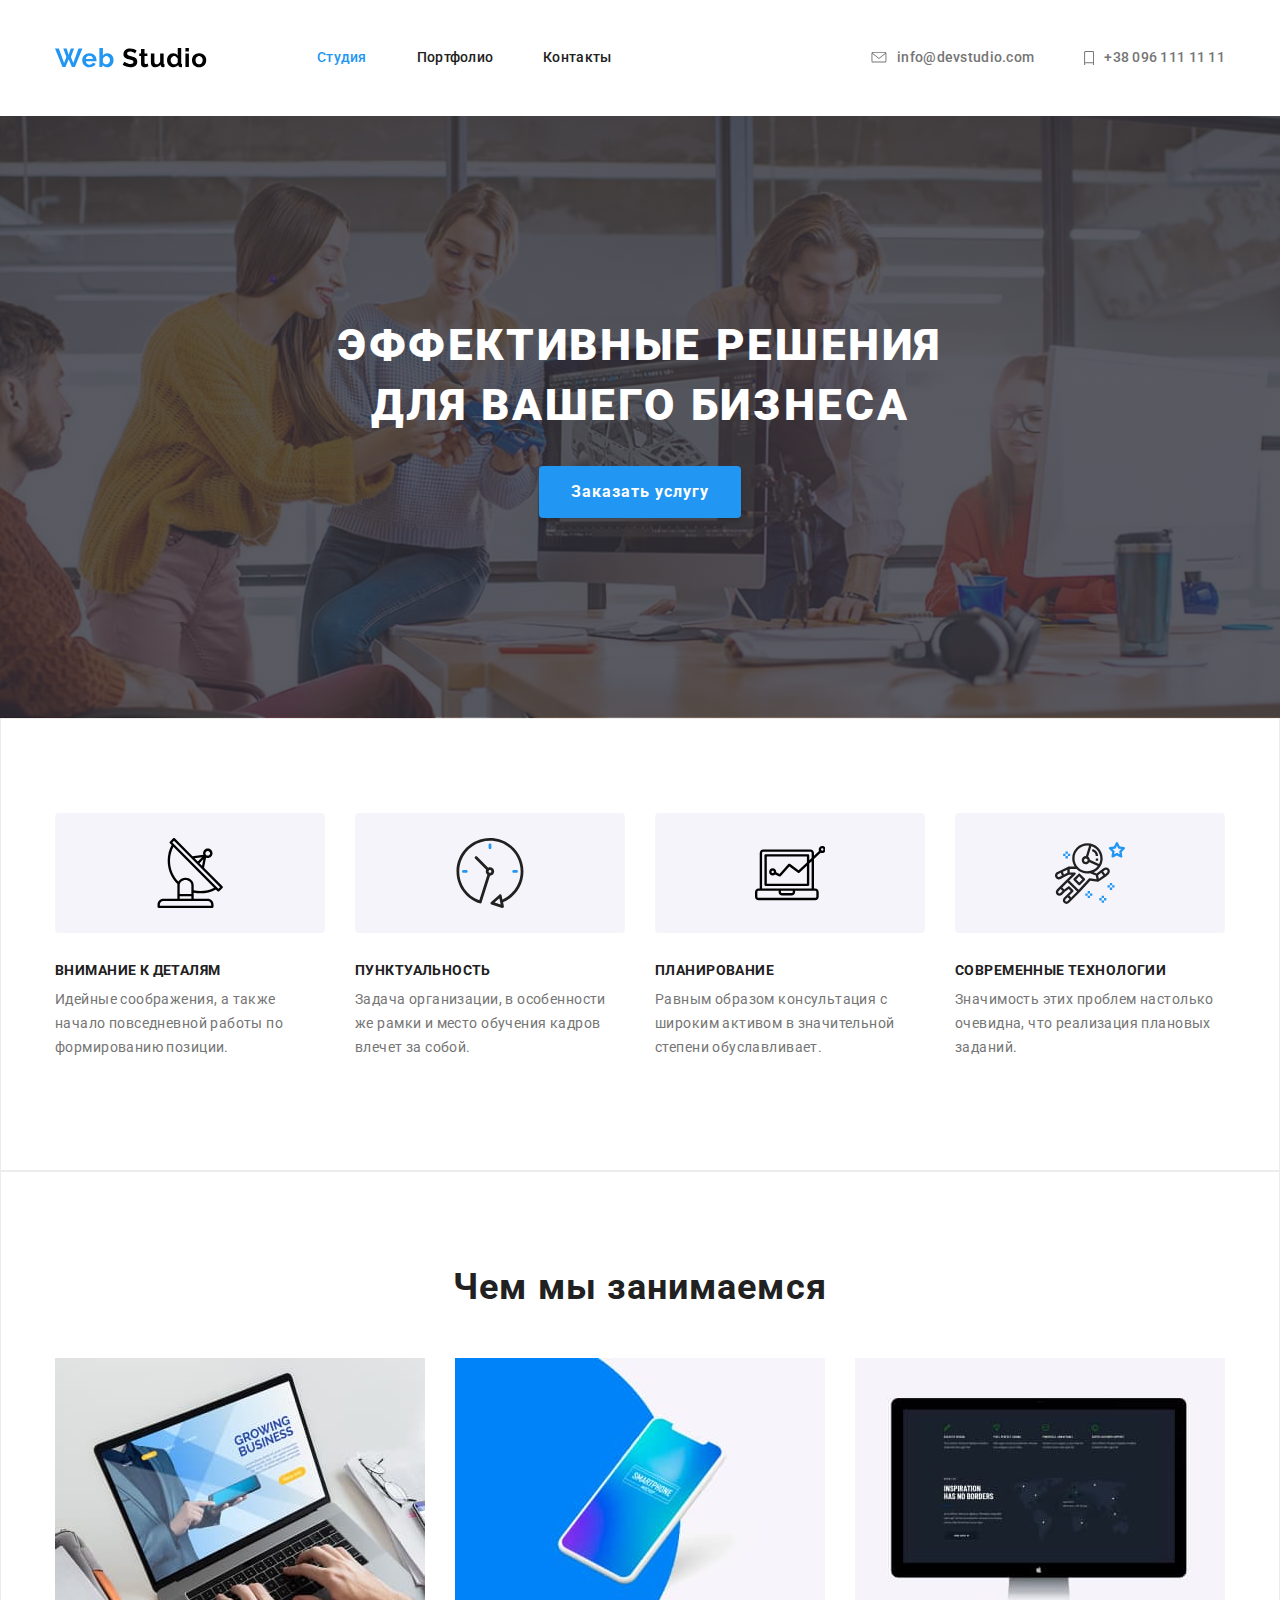
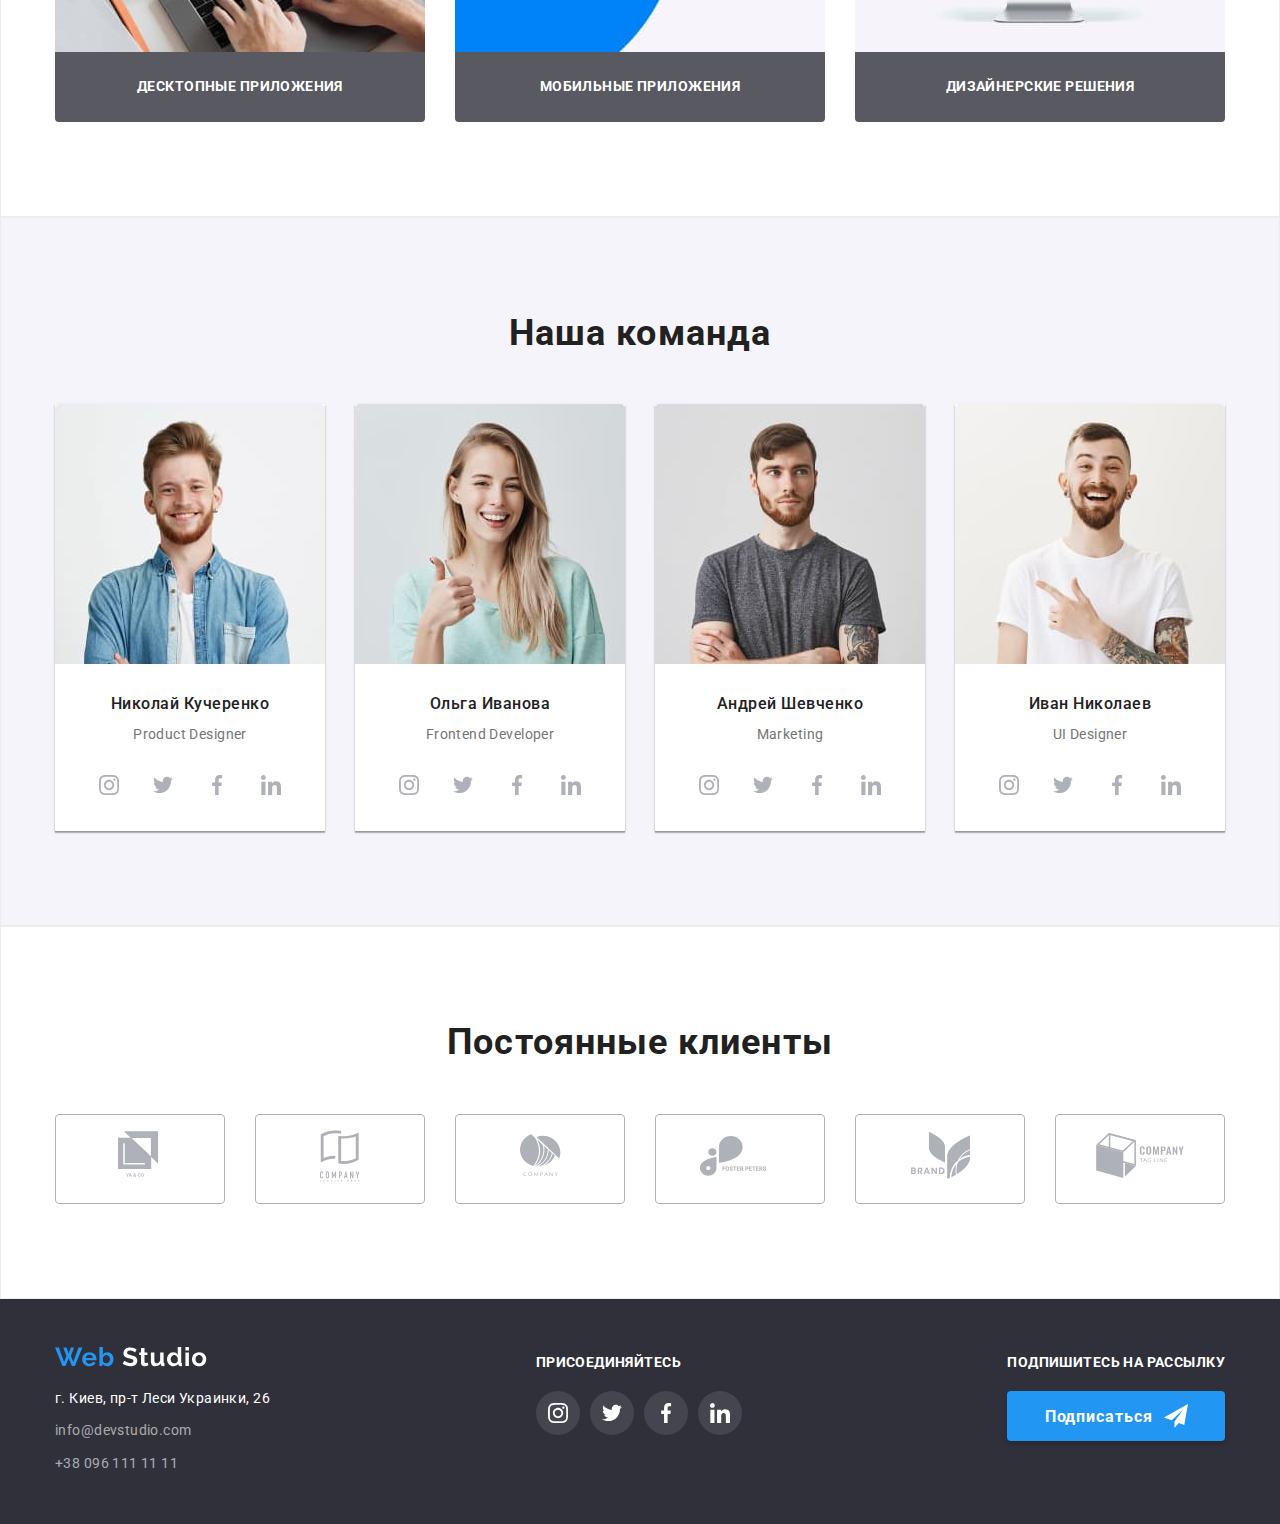
<file: index.html>
<!DOCTYPE html>
<html lang="ru">
  <head>
    <meta charset="UTF-8" />
    <meta name="format-detection" content="telephone=no" />
    <meta
      name="viewport"
      content="width=device-width, initial-scale=1.0, maximum-scale=1.0, user-scalable=no, shrink-to-fit=no"
    />
    <meta http-equiv="X-UA-Compatible" content="ie=edge" />
    <title>hw3-БЭМ</title>
    <link
      href="https://fonts.googleapis.com/css2?family=Raleway&family=Roboto:wght@300;400;500;700&display=swap"
      rel="stylesheet"
    />
    <link rel="stylesheet" href="css/style.css" />
  </head>
  <body>
    <header class="header">
      <div class="container">
        <ul class="header__items">
          <li class="header__item header__item-logo">
            <a href="" class="logo">
              <img src="./img/logo.svg" alt="Web Studio" />
            </a>
          </li>
          <li class="header__item header__item-nav">
            <nav class="nav">
              <ul class="nav__items">
                <li class="nav__item">
                  <a href="index.html" class="nav__link--current">Студия</a>
                </li>
                <li class="nav__item">
                  <a href="portfolio.html" class="nav__link">Портфолио</a>
                </li>
                <li class="nav__item">
                  <a href="" class="nav__link">Контакты</a>
                </li>
              </ul>
            </nav>
          </li>
          <li class="header__item">
            <ul class="header-list">
              <li class="list__item">
                <a class="list__link" href="mailto:info@devstudio.com">
                  <svg class="list__link-icon--email" width="16" height="11.2">
                    <use xlink:href="./img/symbol-defs.svg#icon-email"></use>
                  </svg>
                  <span class="list__item-text">info@devstudio.com</span>
                </a>
              </li>
              <li class="list__item">
                <a class="list__link" href="tel:+380961111111">
                  <svg class="list__link-icon--phone" width="10" height="14.94">
                    <use xlink:href="./img/symbol-defs.svg#icon-phone"></use>
                  </svg>
                  <span class="list__item-text">+38 096 111 11 11</span>
                </a>
              </li>
            </ul>
          </li>
        </ul>
      </div>
    </header>

    <main class="layout">
      <section class="layout__sect-hero">
        <div class="container hero">
          <h1 class="hero__title">
            Эффективные решения для вашего бизнеса
          </h1>
          <a href="#" class="hero__link">Заказать услугу</a>
        </div>
      </section>

      <section class="layout__sect">
        <div class="container">
          <ul class="container__items">
            <li class="container__item">
              <div class="img">
                <svg class="container__icon" width="70" height="70">
                  <use xlink:href="./img/symbol-defs.svg#icon-antenna-1"></use>
                </svg>
              </div>
              <p class="container__title">Внимание к деталям</p>
              <p class="container__text">
                Идейные соображения, а также начало повседневной работы по
                формированию позиции.
              </p>
            </li>
            <li class="container__item">
              <div class="img">
                <svg class="container__icon" width="70" height="70">
                  <use xlink:href="./img/symbol-defs.svg#icon-clock"></use>
                </svg>
              </div>
              <p class="container__title">Пунктуальность</p>
              <p class="container__text">
                Задача организации, в особенности же рамки и место обучения
                кадров влечет за собой.
              </p>
            </li>
            <li class="container__item">
              <div class="img">
                <svg class="container__icon" width="70" height="70">
                  <use xlink:href="./img/symbol-defs.svg#icon-diagram"></use>
                </svg>
              </div>
              <p class="container__title">Планирование</p>
              <p class="container__text">
                Равным образом консультация с широким активом в значительной
                степени обуславливает.
              </p>
            </li>
            <li class="container__item">
              <div class="img">
                <svg class="container__icon" width="70" height="70">
                  <use xlink:href="./img/symbol-defs.svg#icon-astronaut"></use>
                </svg>
              </div>
              <p class="container__title">Современные технологии</p>
              <p class="container__text">
                Значимость этих проблем настолько очевидна, что реализация
                плановых заданий.
              </p>
            </li>
          </ul>
        </div>
      </section>

      <section class="layout__sect">
        <div class="container">
          <h2 class="container__title-main">Чем мы занимаемся</h2>
          <ul class="container__items">
            <li class="container__item">
              <div class="container__item__img">
                <img
                  src="./img/nout.jpg"
                  alt="ноутбук"
                  width="370"
                  height="294"
                  class="pic"
                />
              </div>
              <h3 class="container__title-second">Десктопные приложения</h3>
            </li>
            <li class="container__item">
              <div class="container__item__img">
                <img
                  src="./img/iphone.jpg"
                  alt="айфон"
                  width="370"
                  height="294"
                  class="pic"
                />
              </div>
              <h3 class="container__title-second">Мобильные приложения</h3>
            </li>
            <li class="container__item">
              <div class="container__item__img">
                <img
                  src="./img/mac.jpg"
                  alt="аймак"
                  width="370"
                  height="294"
                  class="pic"
                />
              </div>
              <h3 class="container__title-second">Дизайнерские решения</h3>
            </li>
          </ul>
        </div>
      </section>

      <section class="layout__sect layout__sect-bacground">
        <div class="container">
          <h2 class="container__title-main">Наша команда</h2>
          <ul class="container__items">
            <li class="container__item container__item-card">
              <div class="container__item-card__img">
                <img
                  src="./img/john.jpg"
                  alt="фото Николая"
                  width="270"
                  height="260"
                  class="photo"
                />
              </div>
              <div class="container-information">
                <h3 class="container__title-name">Николай Кучеренко</h3>
                <p class="container__text-name">Product Designer</p>
                <ul class="socialmedia">
                  <li class="socialmedia__item">
                    <a href="" aria-label="Instagram" class="socialmedia__link">
                      <svg class="socialmedia-icon" width="20" height="20">
                        <use
                          xlink:href="./img/symbol-defs.svg#icon-instagram"
                        ></use>
                      </svg>
                    </a>
                  </li>

                  <li class="socialmedia__item">
                    <a href="" aria-label="Twitter" class="socialmedia__link">
                      <svg class="socialmedia-icon" width="20" height="20">
                        <use
                          xlink:href="./img/symbol-defs.svg#icon-twitter"
                        ></use>
                      </svg>
                    </a>
                  </li>

                  <li class="socialmedia__item">
                    <a href="" aria-label="Facebook" class="socialmedia__link">
                      <svg class="socialmedia-icon" width="20" height="20">
                        <use
                          xlink:href="./img/symbol-defs.svg#icon-facebook"
                        ></use>
                      </svg>
                    </a>
                  </li>

                  <li class="socialmedia__item">
                    <a href="" aria-label="LinkedIn" class="socialmedia__link">
                      <svg class="socialmedia-icon" width="20" height="20">
                        <use
                          xlink:href="./img/symbol-defs.svg#icon-linkedin"
                        ></use>
                      </svg>
                    </a>
                  </li>
                </ul>
              </div>
            </li>

            <li class="container__item container__item-card">
              <div class="container__item-card__img">
                <img
                  src="./img/marta.jpg"
                  alt="фото Ольги"
                  width="270"
                  height="260"
                  class="photo"
                />
              </div>
              <div class="container-information">
                <h3 class="container__title-name">Ольга Иванова</h3>
                <p class="container__text-name">Frontend Developer</p>
                <ul class="socialmedia">
                  <li class="socialmedia__item">
                    <a href="" aria-label="Instagram" class="socialmedia__link">
                      <svg class="socialmedia-icon" width="20" height="20">
                        <use
                          xlink:href="./img/symbol-defs.svg#icon-instagram"
                        ></use>
                      </svg>
                    </a>
                  </li>

                  <li class="socialmedia__item">
                    <a href="" aria-label="Twitter" class="socialmedia__link">
                      <svg class="socialmedia-icon" width="20" height="20">
                        <use
                          xlink:href="./img/symbol-defs.svg#icon-twitter"
                        ></use>
                      </svg>
                    </a>
                  </li>

                  <li class="socialmedia__item">
                    <a href="" aria-label="Facebook" class="socialmedia__link">
                      <svg class="socialmedia-icon" width="20" height="20">
                        <use
                          xlink:href="./img/symbol-defs.svg#icon-facebook"
                        ></use>
                      </svg>
                    </a>
                  </li>

                  <li class="socialmedia__item">
                    <a href="" aria-label="LinkedIn" class="socialmedia__link">
                      <svg class="socialmedia-icon" width="20" height="20">
                        <use
                          xlink:href="./img/symbol-defs.svg#icon-linkedin"
                        ></use>
                      </svg>
                    </a>
                  </li>
                </ul>
              </div>
            </li>

            <li class="container__item container__item-card">
              <div class="container__item-card__img">
                <img
                  src="./img/robert.jpg"
                  alt="фото Андрея"
                  width="270"
                  height="260"
                  class="photo"
                />
              </div>
              <div class="container-information">
                <h3 class="container__title-name">Андрей Шевченко</h3>
                <p class="container__text-name">Marketing</p>
                <ul class="socialmedia">
                  <li class="socialmedia__item">
                    <a href="" aria-label="Instagram" class="socialmedia__link">
                      <svg class="socialmedia-icon" width="20" height="20">
                        <use
                          xlink:href="./img/symbol-defs.svg#icon-instagram"
                        ></use>
                      </svg>
                    </a>
                  </li>

                  <li class="socialmedia__item">
                    <a href="" aria-label="Twitter" class="socialmedia__link">
                      <svg class="socialmedia-icon" width="20" height="20">
                        <use
                          xlink:href="./img/symbol-defs.svg#icon-twitter"
                        ></use>
                      </svg>
                    </a>
                  </li>

                  <li class="socialmedia__item">
                    <a href="" aria-label="Facebook" class="socialmedia__link">
                      <svg class="socialmedia-icon" width="20" height="20">
                        <use
                          xlink:href="./img/symbol-defs.svg#icon-facebook"
                        ></use>
                      </svg>
                    </a>
                  </li>

                  <li class="socialmedia__item">
                    <a href="" aria-label="LinkedIn" class="socialmedia__link">
                      <svg class="socialmedia-icon" width="20" height="20">
                        <use
                          xlink:href="./img/symbol-defs.svg#icon-linkedin"
                        ></use>
                      </svg>
                    </a>
                  </li>
                </ul>
              </div>
            </li>

            <li class="container__item container__item-card">
              <div class="container__item-card__img">
                <img
                  src="./img/martin.jpg"
                  alt="фото Ивана"
                  width="270"
                  height="260"
                  class="photo"
                />
              </div>
              <div class="container-information">
                <h3 class="container__title-name">Иван Николаев</h3>
                <p class="container__text-name">UI Designer</p>
                <ul class="socialmedia">
                  <li class="socialmedia__item">
                    <a href="" aria-label="Instagram" class="socialmedia__link">
                      <svg class="socialmedia-icon" width="20" height="20">
                        <use
                          xlink:href="./img/symbol-defs.svg#icon-instagram"
                        ></use>
                      </svg>
                    </a>
                  </li>

                  <li class="socialmedia__item">
                    <a href="" aria-label="Twitter" class="socialmedia__link">
                      <svg class="socialmedia-icon" width="20" height="20">
                        <use
                          xlink:href="./img/symbol-defs.svg#icon-twitter"
                        ></use>
                      </svg>
                    </a>
                  </li>

                  <li class="socialmedia__item">
                    <a href="" aria-label="Facebook" class="socialmedia__link">
                      <svg class="socialmedia-icon" width="20" height="20">
                        <use
                          xlink:href="./img/symbol-defs.svg#icon-facebook"
                        ></use>
                      </svg>
                    </a>
                  </li>

                  <li class="socialmedia__item">
                    <a href="" aria-label="LinkedIn" class="socialmedia__link">
                      <svg class="socialmedia-icon" width="20" height="20">
                        <use
                          xlink:href="./img/symbol-defs.svg#icon-linkedin"
                        ></use>
                      </svg>
                    </a>
                  </li>
                </ul>
              </div>
            </li>
          </ul>
        </div>
      </section>

      <section class="layout__sect">
        <div class="container">
          <h3 class="container__title-main">Постоянные клиенты</h3>
          <ul class="container__items container__items-company">
            <li class="container__item container__item-company">
              <a href="" class="container__link container__link-company">
                <div class="container__img">
                  <svg class="container__icon" width="44.27" height="49.23">
                    <use xlink:href="./img/symbol-defs.svg#icon-company1"></use>
                  </svg></div
              ></a>
            </li>
            <li class="container__item container__item-company">
              <a href="" class="container__link container__link-company">
                <div class="container__img">
                  <svg class="container__icon" width="40" height="52">
                    <use xlink:href="./img/symbol-defs.svg#icon-company2"></use>
                  </svg></div
              ></a>
            </li>
            <li class="container__item container__item-company">
              <a href="" class="container__link container__link-company">
                <div class="container__img">
                  <svg class="container__icon" width="41" height="42.6">
                    <use xlink:href="./img/symbol-defs.svg#icon-company3"></use>
                  </svg></div
              ></a>
            </li>
            <li class="container__item container__item-company">
              <a href="" class="container__link container__link-company">
                <div class="container__img">
                  <svg class="container__icon" width="79.66" height="42.02">
                    <use xlink:href="./img/symbol-defs.svg#icon-company4"></use>
                  </svg></div
              ></a>
            </li>
            <li class="container__item container__item-company">
              <a href="" class="container__link container__link-company">
                <div class="container__img">
                  <svg class="container__icon" width="59" height="47">
                    <use xlink:href="./img/symbol-defs.svg#icon-company5"></use>
                  </svg></div
              ></a>
            </li>
            <li class="container__item container__item-company">
              <a href="" class="container__link container__link-company">
                <div class="container__img">
                  <svg class="container__icon" width="88.48" height="45.44">
                    <use xlink:href="./img/symbol-defs.svg#icon-company6"></use>
                  </svg></div
              ></a>
            </li>
          </ul>
        </div>
      </section>
    </main>

    <footer class="footer">
      <div class="container container-footer">
        <div class="footer__flex">
          <div class="footer__item">
            <a href="#" class="logo logo-footer">
              <img src="./img/logo-foot.svg" alt="Web Studio" />
            </a>
            <address class="address">
              <span class="address__text">г. Киев, пр-т Леси Украинки, 26</span>
            </address>
            <a href="mailto:info@devstudio.com" class="footer__email"
              >info@devstudio.com</a
            >
            <a href="tel:+380961111111" class="footer__phone"
              >+38 096 111 11 11</a
            >
          </div>
          <div class="footer__item join">
            <b class="join__text"> Присоединяйтесь </b>
            <ul class="socialmedia">
              <li class="socialmedia__item">
                <a
                  href=""
                  aria-label="Instagram"
                  class="socialmedia__link second"
                >
                  <svg class="socialmedia-icon" width="20" height="20">
                    <use
                      xlink:href="./img/symbol-defs.svg#icon-instagram"
                    ></use>
                  </svg>
                </a>
              </li>

              <li class="socialmedia__item">
                <a
                  href=""
                  aria-label="Twitter"
                  class="socialmedia__link second"
                >
                  <svg class="socialmedia-icon" width="20" height="20">
                    <use xlink:href="./img/symbol-defs.svg#icon-twitter"></use>
                  </svg>
                </a>
              </li>

              <li class="socialmedia__item">
                <a
                  href=""
                  aria-label="Facebook"
                  class="socialmedia__link second"
                >
                  <svg class="socialmedia-icon" width="20" height="20">
                    <use xlink:href="./img/symbol-defs.svg#icon-facebook"></use>
                  </svg>
                </a>
              </li>

              <li class="socialmedia__item">
                <a
                  href=""
                  aria-label="LinkedIn"
                  class="socialmedia__link second"
                >
                  <svg class="socialmedia-icon" width="20" height="20">
                    <use xlink:href="./img/symbol-defs.svg#icon-linkedin"></use>
                  </svg>
                </a>
              </li>
            </ul>
          </div>
          <div class="footer__item">
            <b class="subscribe__text">Подпишитесь на рассылку</b>
            <div class="footer__button">
              <a href="" class="button"
                >Подписаться
                <svg class="footer__button-icon" width="24" height="24">
                  <use
                    xlink:href="./img/symbol-defs.svg#icon-icon-send"
                  ></use></svg
              ></a>
            </div>
          </div>
        </div>
      </div>
      <!-- Авторские права -->
      <!-- <div class="signature">
        <p class="signature__text">2020 | Developed by GoIT Students</p>
      </div> -->
    </footer>
  </body>
</html>
</file>
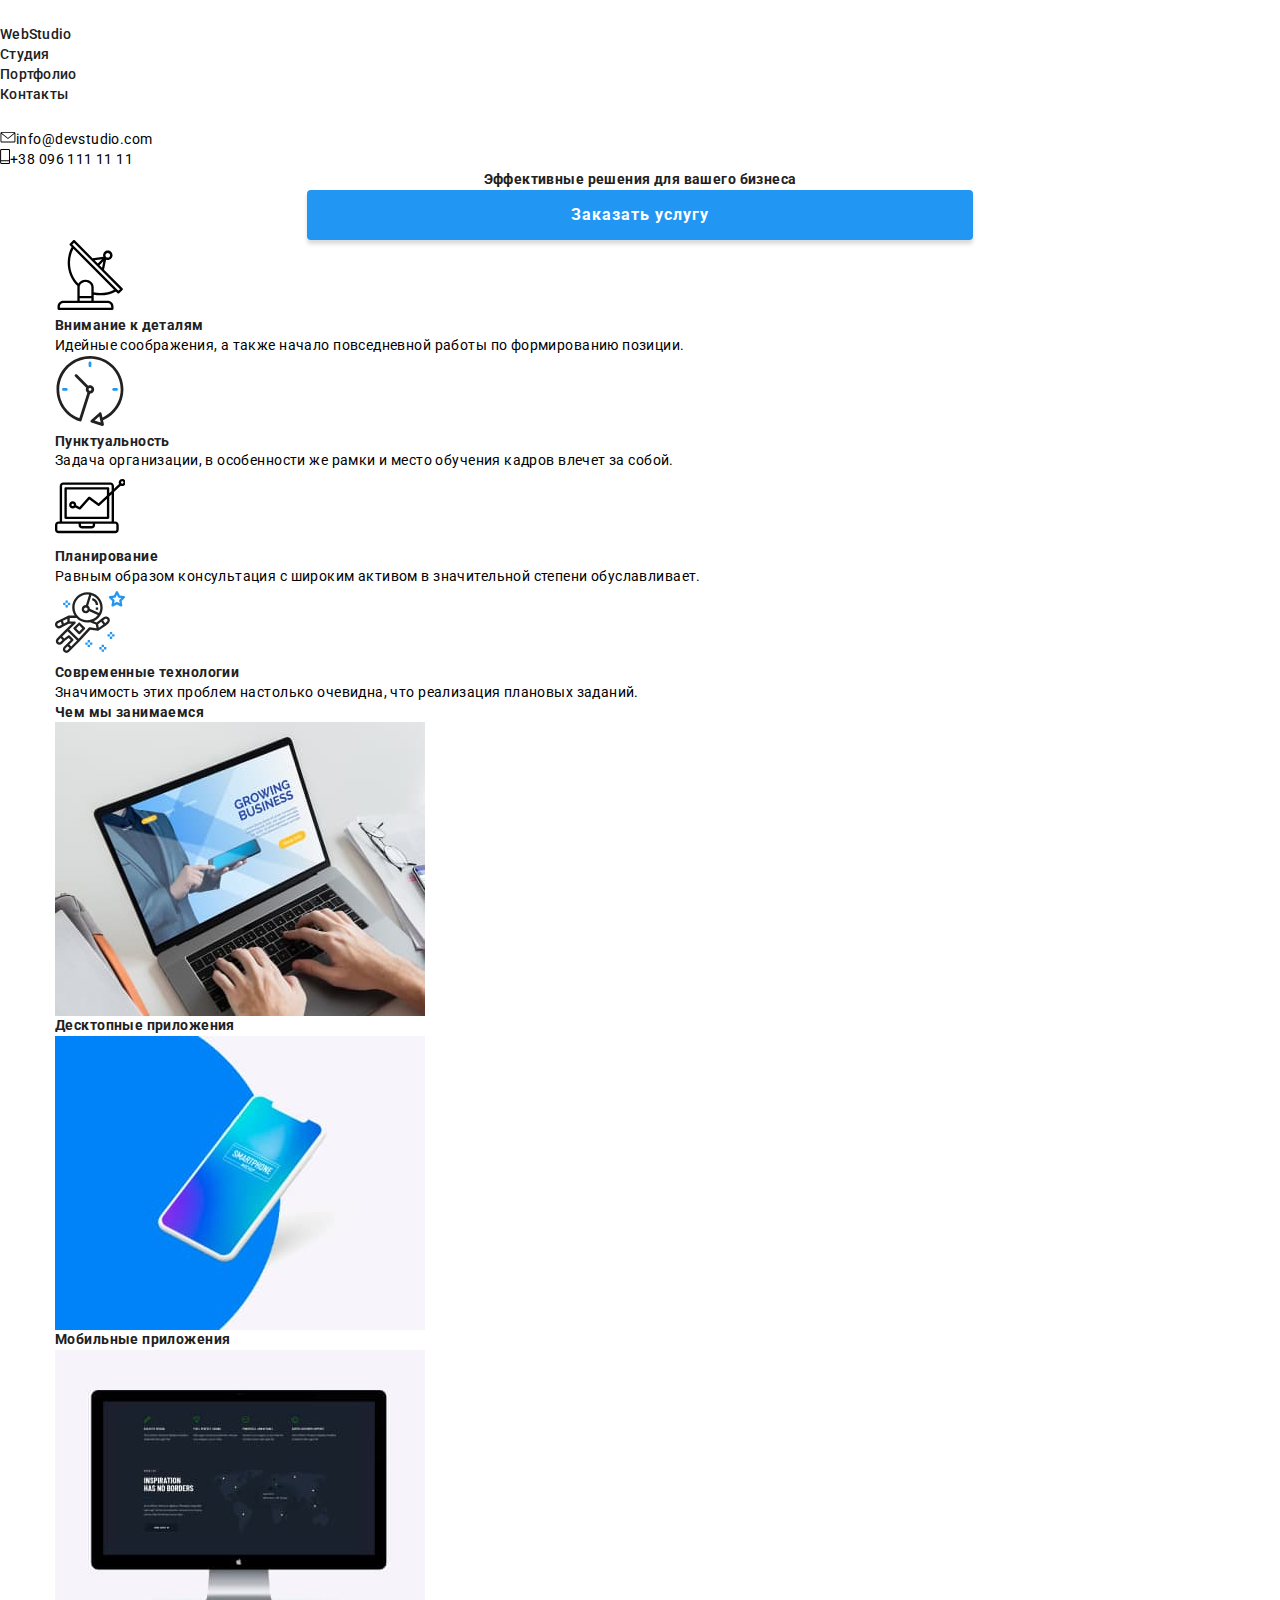
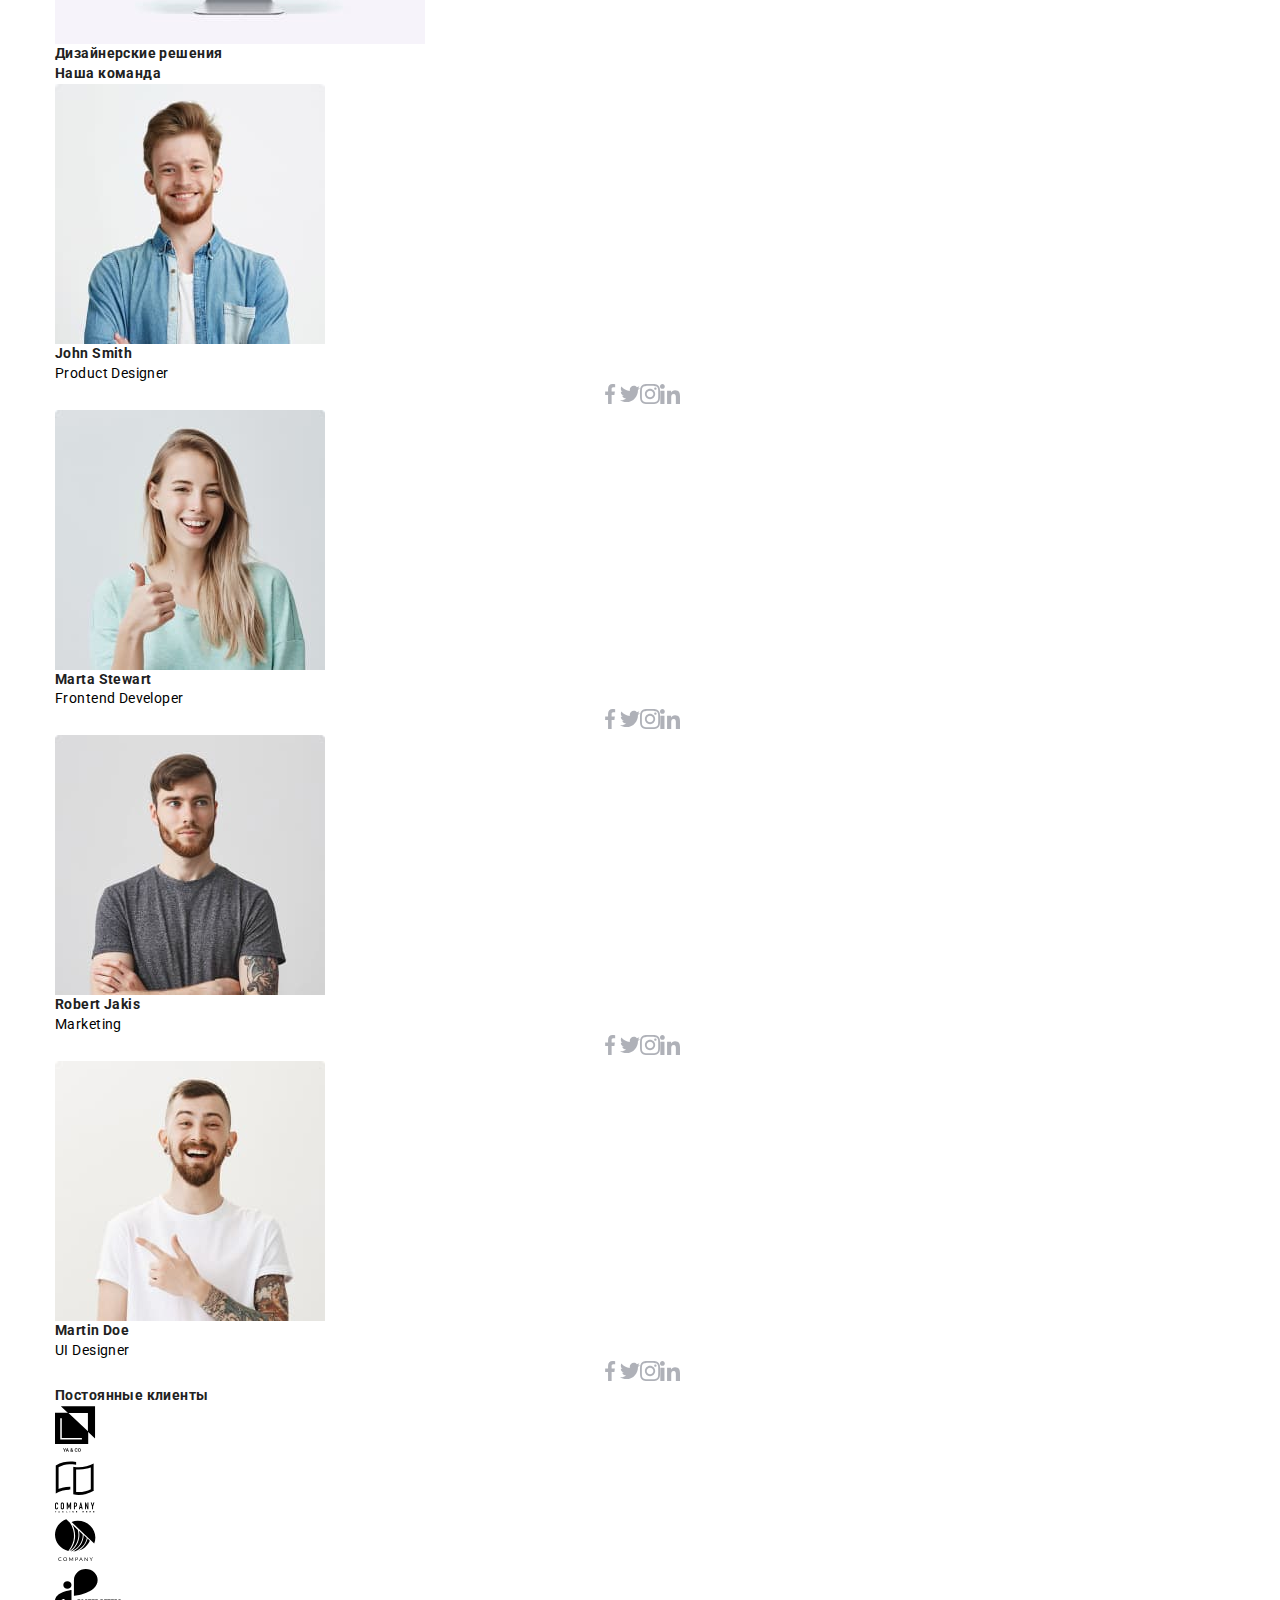
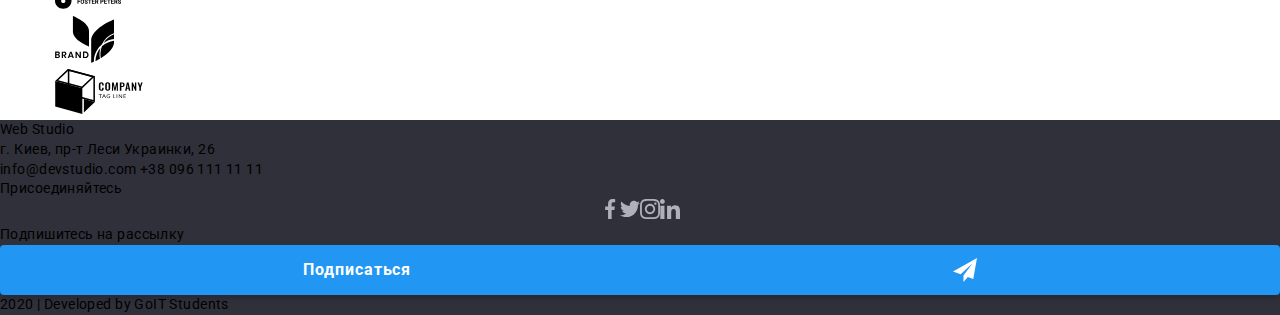
<file: index4.html>
<!DOCTYPE html>
<html lang="ru">
  <head>
    <meta charset="UTF-8" />
    <meta name="viewport" content="width=device-width, initial-scale=1.0" />
    <title>hw4</title>
    <link
      href="https://fonts.googleapis.com/css2?family=Raleway:wght@700&family=Roboto:wght@400;500;700;900&display=swap"
      rel="stylesheet"
    />
    <link
      rel="stylesheet"
      href="https://cdnjs.cloudflare.com/ajax/libs/modern-normalize/0.6.0/modern-normalize.min.css"
    />
    <link rel="stylesheet" href="./css/style.css" />
  </head>
  <!-- Тело -->
  <body>
    <header class="header">
      <!-- Хедер -->
      <div class="header-container">
        <nav class="nav">
          <!-- Логотип -->
          <a href="./index.html" class="logo"
            >Web<span class="logo-part-nav">Studio</span></a
          >
          <!-- Навигация шапки -->
          <ul class="site-nav">
            <li class="item">
              <a href="" class="link current">Студия</a>
            </li>
            <li class="item">
              <a href="./portfolio.html" class="link">Портфолио</a>
            </li>
            <li class="item"><a href="" class="link">Контакты</a></li>
          </ul>
        </nav>
        <ul class="contact-nav">
          <li class="item">
            <a class="link mailto" href="mailto:info@devstudio.com">
              <svg class="icon-email" width="16" height="11.2">
                <use href="./img/symbol-defs.svg#icon-email"></use></svg
              >info@devstudio.com</a
            >
          </li>
          <li class="item">
            <a class="link tel" href="tel:+380961111111">
              <svg class="icon-email" width="10" height="14.94">
                <use href="./img/symbol-defs.svg#icon-phone"></use></svg
              >+38 096 111 11 11</a
            >
          </li>
        </ul>
      </div>
    </header>
    <!-- Главный контейнер -->
    <main>
      <!-- Герой -->
      <section class="section hero">
        <div class="container hero">
          <h1 class="hero-title">Эффективные решения для вашего бизнеса</h1>
          <a href="" class="button"> Заказать услугу </a>
        </div>
      </section>
      <!-- Секция Наши преимущества-->
      <section class="section">
        <div class="container">
          <!-- <h2 class="section-title">Наши преимущества</h2> -->
          <ul class="features">
            <li class="item">
              <div class="features-list-img">
                <svg class="icon-features" width="70" height="70">
                  <use href="./img/symbol-defs.svg#icon-antenna-1"></use>
                </svg>
              </div>
              <h3 class="features-title">Внимание к деталям</h3>
              <p class="features-text">
                Идейные соображения, а также начало повседневной работы по
                формированию позиции.
              </p>
            </li>
            <li class="item">
              <div class="features-list-img">
                <svg class="icon-features" width="70" height="70">
                  <use href="./img/symbol-defs.svg#icon-clock"></use>
                </svg>
              </div>
              <h3 class="features-title">Пунктуальность</h3>
              <p class="features-text">
                Задача организации, в особенности же рамки и место обучения
                кадров влечет за собой.
              </p>
            </li>
            <li class="item">
              <div class="features-list-img">
                <svg class="icon-features" width="70" height="70">
                  <use href="./img/symbol-defs.svg#icon-diagram"></use>
                </svg>
              </div>
              <h3 class="features-title">Планирование</h3>
              <p class="features-text">
                Равным образом консультация с широким активом в значительной
                степени обуславливает.
              </p>
            </li>
            <li class="item">
              <div class="features-list-img">
                <svg class="icon-features" width="70" height="70">
                  <use href="./img/symbol-defs.svg#icon-astronaut"></use>
                </svg>
              </div>
              <h3 class="features-title">Современные технологии</h3>
              <p class="features-text">
                Значимость этих проблем настолько очевидна, что реализация
                плановых заданий.
              </p>
            </li>
          </ul>
        </div>
      </section>
      <!-- Секция Чем мы занимаемся -->
      <section class="section work">
        <div class="container">
          <h2 class="section-title">Чем мы занимаемся</h2>
          <ul class="work-list">
            <li class="item">
              <img
                src="./img/nout.jpg"
                alt="ноутбук"
                width="370"
                height="294"
                class="work-pic"
              />
              <h3 class="work-title">Десктопные приложения</h3>
            </li>
            <li class="item">
              <img
                src="./img/iphone.jpg"
                alt="айфон"
                width="370"
                height="294"
                class="work-pic"
              />
              <h3 class="work-title">Мобильные приложения</h3>
            </li>
            <li class="item">
              <img
                src="./img/mac.jpg"
                alt="аймак"
                width="370"
                height="294"
                class="work-pic"
              />
              <h3 class="work-title">Дизайнерские решения</h3>
            </li>
          </ul>
        </div>
      </section>
      <!-- Секция Наша команда -->
      <section class="section team">
        <div class="container">
          <h2 class="section-title">Наша команда</h2>
          <ul class="team-list">
            <li class="item">
              <img
                src="./img/john.jpg"
                alt="фото Джона"
                width="270"
                height="260"
                class="team-pic"
              />
              <div class="team-content-container">
                <h3 class="title">John Smith</h3>
                <p class="speciality">Product Designer</p>
                <ul class="socialmedia">
                  <li class="social-link-li">
                    <a href="" aria-label="Facebook" class="social-link">
                      <svg class="socialmedia-icon" width="20" height="20">
                        <use
                          href="./img/symbol-defs.svg#icon-facebook"
                        ></use></svg
                    ></a>
                  </li>
                  <li class="social-link-li">
                    <a href="" aria-label="Twitter" class="social-link">
                      <svg class="socialmedia-icon" width="20" height="20">
                        <use
                          href="./img/symbol-defs.svg#icon-twitter"
                        ></use></svg
                    ></a>
                  </li>
                  <li class="social-link-li">
                    <a href="" aria-label="Instagram" class="social-link">
                      <svg class="socialmedia-icon" width="20" height="20">
                        <use
                          href="./img/symbol-defs.svg#icon-instagram"
                        ></use></svg
                    ></a>
                  </li>
                  <li class="social-link-li">
                    <a href="" aria-label="LinkedIn" class="social-link">
                      <svg class="socialmedia-icon" width="20" height="20">
                        <use
                          href="./img/symbol-defs.svg#icon-linkedin"
                        ></use></svg
                    ></a>
                  </li>
                </ul>
              </div>
            </li>
            <li class="item">
              <img
                src="./img/marta.jpg"
                alt="фото Марты"
                width="270"
                height="260"
                class="team-pic"
              />
              <div class="team-content-container">
                <h3 class="title">Marta Stewart</h3>
                <p class="speciality">Frontend Developer</p>
                <ul class="socialmedia">
                  <li class="social-link-li">
                    <a href="" aria-label="Facebook" class="social-link">
                      <svg class="socialmedia-icon" width="20" height="20">
                        <use
                          href="./img/symbol-defs.svg#icon-facebook"
                        ></use></svg
                    ></a>
                  </li>
                  <li class="social-link-li">
                    <a href="" aria-label="Twitter" class="social-link">
                      <svg class="socialmedia-icon" width="20" height="20">
                        <use
                          href="./img/symbol-defs.svg#icon-twitter"
                        ></use></svg
                    ></a>
                  </li>
                  <li class="social-link-li">
                    <a href="" aria-label="Instagram" class="social-link">
                      <svg class="socialmedia-icon" width="20" height="20">
                        <use
                          href="./img/symbol-defs.svg#icon-instagram"
                        ></use></svg
                    ></a>
                  </li>
                  <li class="social-link-li">
                    <a href="" aria-label="LinkedIn" class="social-link">
                      <svg class="socialmedia-icon" width="20" height="20">
                        <use
                          href="./img/symbol-defs.svg#icon-linkedin"
                        ></use></svg
                    ></a>
                  </li>
                </ul>
              </div>
            </li>
            <li class="item">
              <img
                src="./img/robert.jpg"
                alt="фото Роберта"
                width="270"
                height="260"
                class="team-pic"
              />
              <div class="team-content-container">
                <h3 class="title">Robert Jakis</h3>
                <p class="speciality">Marketing</p>
                <ul class="socialmedia">
                  <li class="social-link-li">
                    <a href="" aria-label="Facebook" class="social-link">
                      <svg class="socialmedia-icon" width="20" height="20">
                        <use
                          href="./img/symbol-defs.svg#icon-facebook"
                        ></use></svg
                    ></a>
                  </li>
                  <li class="social-link-li">
                    <a href="" aria-label="Twitter" class="social-link">
                      <svg class="socialmedia-icon" width="20" height="20">
                        <use
                          href="./img/symbol-defs.svg#icon-twitter"
                        ></use></svg
                    ></a>
                  </li>
                  <li class="social-link-li">
                    <a href="" aria-label="Instagram" class="social-link">
                      <svg class="socialmedia-icon" width="20" height="20">
                        <use
                          href="./img/symbol-defs.svg#icon-instagram"
                        ></use></svg
                    ></a>
                  </li>
                  <li class="social-link-li">
                    <a href="" aria-label="LinkedIn" class="social-link">
                      <svg class="socialmedia-icon" width="20" height="20">
                        <use
                          href="./img/symbol-defs.svg#icon-linkedin"
                        ></use></svg
                    ></a>
                  </li>
                </ul>
              </div>
            </li>
            <li class="item">
              <img
                src="./img/martin.jpg"
                alt="фото Мартина"
                width="270"
                height="260"
                class="team-pic"
              />
              <div class="team-content-container">
                <h3 class="title">Martin Doe</h3>
                <p class="speciality">UI Designer</p>
                <ul class="socialmedia">
                  <li class="social-link-li">
                    <a href="" aria-label="Facebook" class="social-link">
                      <svg class="socialmedia-icon" width="20" height="20">
                        <use
                          href="./img/symbol-defs.svg#icon-facebook"
                        ></use></svg
                    ></a>
                  </li>
                  <li class="social-link-li">
                    <a href="" aria-label="Twitter" class="social-link">
                      <svg class="socialmedia-icon" width="20" height="20">
                        <use
                          href="./img/symbol-defs.svg#icon-twitter"
                        ></use></svg
                    ></a>
                  </li>
                  <li class="social-link-li">
                    <a href="" aria-label="Instagram" class="social-link">
                      <svg class="socialmedia-icon" width="20" height="20">
                        <use
                          href="./img/symbol-defs.svg#icon-instagram"
                        ></use></svg
                    ></a>
                  </li>
                  <li class="social-link-li">
                    <a href="" aria-label="LinkedIn" class="social-link">
                      <svg class="socialmedia-icon" width="20" height="20">
                        <use
                          href="./img/symbol-defs.svg#icon-linkedin"
                        ></use></svg
                    ></a>
                  </li>
                </ul>
              </div>
            </li>
          </ul>
        </div>
      </section>

      <!-- Секция Наши клиенты -->
      <section class="section">
        <div class="container">
          <h2 class="section-title">Постоянные клиенты</h2>
          <ul class="clients">
            <li class="item">
              <a href="" class="clients-link">
                <svg class="company-icon" width="44.27" height="49.23">
                  <use href="./img/symbol-defs.svg#icon-company1"></use>
                </svg>
              </a>
            </li>
            <li class="item">
              <a href="" class="clients-link">
                <svg class="company-icon" width="40" height="52">
                  <use href="./img/symbol-defs.svg#icon-company2"></use>
                </svg>
              </a>
            </li>
            <li class="item">
              <a href="" class="clients-link">
                <svg class="company-icon" width="41" height="42.6">
                  <use href="./img/symbol-defs.svg#icon-company3"></use>
                </svg>
              </a>
            </li>
            <li class="item">
              <a href="" class="clients-link">
                <svg class="company-icon" width="79.66" height="42.02">
                  <use href="./img/symbol-defs.svg#icon-company4"></use>
                </svg>
              </a>
            </li>
            <li class="item">
              <a href="" class="clients-link">
                <svg class="company-icon" width="59" height="47">
                  <use href="./img/symbol-defs.svg#icon-company5"></use>
                </svg>
              </a>
            </li>
            <li class="item">
              <a href="" class="clients-link">
                <svg class="company-icon" width="88.48" height="45.44">
                  <use href="./img/symbol-defs.svg#icon-company6"></use>
                </svg>
              </a>
            </li>
          </ul>
        </div>
      </section>
    </main>
    <!-- Футер -->
    <footer>
      <!-- Контакты футера -->
      <div class="footer-container">
        <div class="footer-container-flex">
          <div class="footer-address">
            <a href="" class="logo footer"
              >Web <span class="logo-part-footer"> Studio </span></a
            >
            <address>г. Киев, пр-т Леси Украинки, 26</address>
            <a class="contact-footer email" href="mailto:info@devstudio.com"
              >info@devstudio.com</a
            >
            <a class="contact-footer" href="tel:+380961111111">
              +38 096 111 11 11
            </a>
          </div>
          <div class="join-container">
            <b class="join"> Присоединяйтесь </b>
            <ul class="socialmedia">
              <li class="social-link-li footer">
                <a href="" aria-label="Facebook" class="social-link">
                  <svg class="socialmedia-icon" width="20" height="20">
                    <use href="./img/symbol-defs.svg#icon-facebook"></use></svg
                ></a>
              </li>
              <li class="social-link-li footer">
                <a href="" aria-label="Twitter" class="social-link">
                  <svg class="socialmedia-icon" width="20" height="20">
                    <use href="./img/symbol-defs.svg#icon-twitter"></use></svg
                ></a>
              </li>
              <li class="social-link-li footer">
                <a href="" aria-label="Instagram" class="social-link">
                  <svg class="socialmedia-icon" width="20" height="20">
                    <use href="./img/symbol-defs.svg#icon-instagram"></use></svg
                ></a>
              </li>
              <li class="social-link-li footer">
                <a href="" aria-label="LinkedIn" class="social-link">
                  <svg class="socialmedia-icon" width="20" height="20">
                    <use href="./img/symbol-defs.svg#icon-linkedin"></use></svg
                ></a>
              </li>
            </ul>
          </div>
          <div class="subscribe-container">
            <b class="subscribe">Подпишитесь на рассылку</b>
            <!-- <input type="text" /> -->
            <div class="footer-button">
              <a href="" class="button primary"
                >Подписаться
                <svg class="fly-icon" width="24" height="24">
                  <use href="./img/symbol-defs.svg#icon-icon-send"></use></svg
              ></a>
            </div>
          </div>
        </div>
        <p class="signature">2020 | Developed by GoIT Students</p>
      </div>
    </footer>
  </body>
</html>
</file>
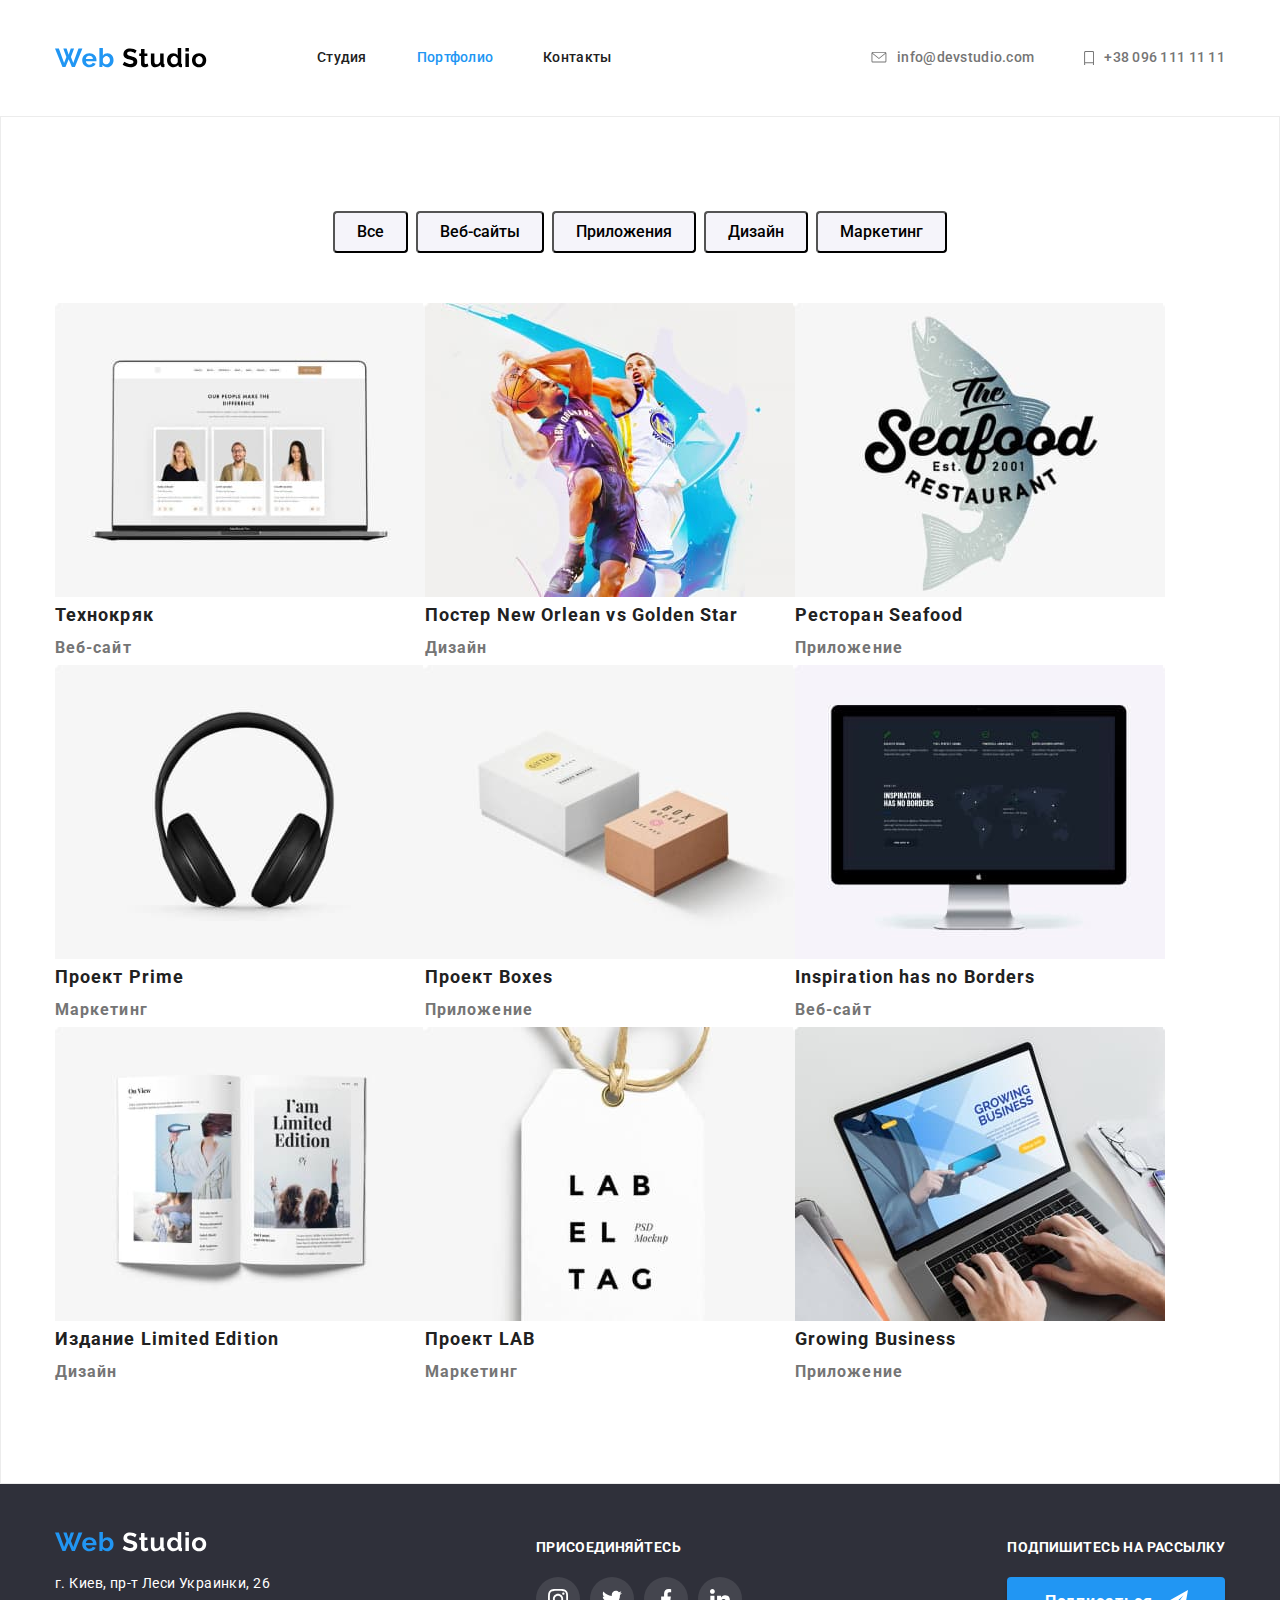
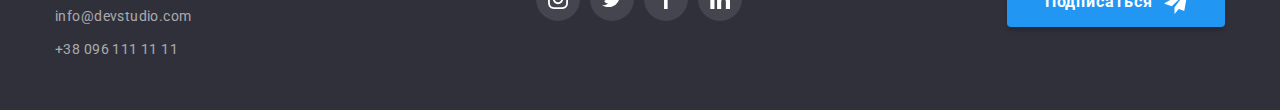
<file: portfolio.html>
<!DOCTYPE html>
<html lang="ru">
  <head>
    <meta charset="UTF-8" />
    <meta name="format-detection" content="telephone=no" />
    <meta
      name="viewport"
      content="width=device-width, initial-scale=1.0, maximum-scale=1.0, user-scalable=no, shrink-to-fit=no"
    />
    <meta http-equiv="X-UA-Compatible" content="ie=edge" />
    <title>hw3-БЭМ</title>
    <link
      href="https://fonts.googleapis.com/css2?family=Raleway&family=Roboto:wght@300;400;500;700&display=swap"
      rel="stylesheet"
    />
    <link rel="stylesheet" href="css/style.css" />
  </head>

  <body>
    <header class="header">
      <div class="container">
        <ul class="header__items">
          <li class="header__item header__item-logo">
            <a href="" class="logo">
              <img src="./img/logo.svg" alt="Web Studio" />
            </a>
          </li>
          <li class="header__item header__item-nav">
            <nav class="nav">
              <ul class="nav__items">
                <li class="nav__item">
                  <a href="index.html" class="nav__link">Студия</a>
                </li>
                <li class="nav__item">
                  <a href="portfolio.html" class="nav__link--current"
                    >Портфолио</a
                  >
                </li>
                <li class="nav__item">
                  <a href="" class="nav__link">Контакты</a>
                </li>
              </ul>
            </nav>
          </li>
          <li class="header__item">
            <ul class="header-list">
              <li class="list__item">
                <a class="list__link" href="mailto:info@devstudio.com">
                  <svg class="list__link-icon--email" width="16" height="11.2">
                    <use xlink:href="./img/symbol-defs.svg#icon-email"></use>
                  </svg>
                  <span class="list__item-text">info@devstudio.com</span>
                </a>
              </li>
              <li class="list__item">
                <a class="list__link" href="tel:+380961111111">
                  <svg class="list__link-icon--phone" width="10" height="14.94">
                    <use xlink:href="./img/symbol-defs.svg#icon-phone"></use>
                  </svg>
                  <span class="list__item-text">+38 096 111 11 11</span>
                </a>
              </li>
            </ul>
          </li>
        </ul>
      </div>
    </header>

    <main class="layout">
      <section class="layout__sect">
        <div class="container">
          <ul class="list">
            <li class="list__item-portfolio">
              <button type="list__button">Все</button>
            </li>
            <li class="list__item-portfolio">
              <button type="list__button">Веб-сайты</button>
            </li>
            <li class="list__item-portfolio">
              <button type="list__button">Приложения</button>
            </li>
            <li class="list__item-portfolio">
              <button type="list__button">Дизайн</button>
            </li>
            <li class="list__item-portfolio">
              <button type="list__button">Маркетинг</button>
            </li>
          </ul>

          <ul class="projects-list">
            <li class="projects-list__item">
              <a href="" class="projects-list__link">
                <img
                  src="./img/technokryak.jpg"
                  alt="ноутбук"
                  width="370"
                  height="294"
                  class="projects-list__img"
                />
                <p class="projects-list__title">Технокряк</p>
                <p class="projects-list__text">Веб-сайт</p>
              </a>
            </li>
            <li class="projects-list__item">
              <a href="" class="projects-list__link">
                <img
                  src="./img/new-orlean-gs.jpg"
                  alt="два баскетболиста"
                  width="370"
                  height="294"
                  class="projects-list__img"
                />
                <p class="projects-list__title">
                  Постер New Orlean vs Golden Star
                </p>
                <p class="projects-list__text">Дизайн</p>
              </a>
            </li>
            <li class="projects-list__item">
              <a href="" class="projects-list__link">
                <img
                  src="./img/seafood.jpg"
                  alt="лосось"
                  width="370"
                  height="294"
                  class="projects-list__img"
                />
                <p class="projects-list__title">Ресторан Seafood</p>
                <p class="projects-list__text">Приложение</p>
              </a>
            </li>
            <li class="projects-list__item">
              <a href="" class="projects-list__link">
                <img
                  src="./img/prime.jpg"
                  alt="наушники"
                  width="370"
                  height="294"
                  class="projects-list__img"
                />
                <p class="projects-list__title">Проект Prime</p>
                <p class="projects-list__text">Маркетинг</p>
              </a>
            </li>
            <li class="projects-list__item">
              <a href="" class="projects-list__link">
                <img
                  src="./img/boxes.jpg"
                  alt="две коробки"
                  width="370"
                  height="294"
                  class="projects-list__img"
                />
                <p class="projects-list__title">Проект Boxes</p>
                <p class="projects-list__text">Приложение</p>
              </a>
            </li>
            <li class="projects-list__item">
              <a href="" class="projects-list__link">
                <img
                  src="./img/inspiration.jpg"
                  alt="аймак"
                  width="370"
                  height="294"
                  class="projects-list__img"
                />
                <p class="projects-list__title">Inspiration has no Borders</p>
                <p class="projects-list__text">Веб-сайт</p>
              </a>
            </li>
            <li class="projects-list__item">
              <a href="" class="projects-list__link">
                <img
                  src="./img/limited-edition.jpg"
                  alt="открытая книга"
                  width="370"
                  height="294"
                  class="projects-list__img"
                />
                <p class="projects-list__title">Издание Limited Edition</p>
                <p class="projects-list__text">Дизайн</p>
              </a>
            </li>
            <li class="projects-list__item">
              <a href="" class="projects-list__link">
                <img
                  src="./img/lab.jpg"
                  alt="бирка"
                  width="370"
                  height="294"
                  class="projects-list__img"
                />
                <p class="projects-list__title">Проект LAB</p>
                <p class="projects-list__text">Маркетинг</p>
              </a>
            </li>
            <li class="projects-list__item">
              <a href="" class="projects-list__link">
                <img
                  src="./img/growing-business.jpg"
                  alt="две руки на ноутбуке"
                  width="370"
                  height="294"
                  class="projects-list__img"
                />
                <p class="projects-list__title">Growing Business</p>
                <p class="projects-list__text">Приложение</p>
              </a>
            </li>
          </ul>
        </div>
      </section>
    </main>

    <footer class="footer">
      <div class="container container-footer">
        <div class="footer__flex">
          <div class="footer__item">
            <a href="#" class="logo logo-footer">
              <img src="./img/logo-foot.svg" alt="Web Studio" />
            </a>
            <address class="address">
              <span class="address__text">г. Киев, пр-т Леси Украинки, 26</span>
            </address>
            <a href="mailto:info@devstudio.com" class="footer__email"
              >info@devstudio.com</a
            >
            <a href="tel:+380961111111" class="footer__phone"
              >+38 096 111 11 11</a
            >
          </div>
          <div class="footer__item join">
            <b class="join__text"> Присоединяйтесь </b>
            <ul class="socialmedia">
              <li class="socialmedia__item">
                <a
                  href=""
                  aria-label="Instagram"
                  class="socialmedia__link second"
                >
                  <svg class="socialmedia-icon" width="20" height="20">
                    <use
                      xlink:href="./img/symbol-defs.svg#icon-instagram"
                    ></use>
                  </svg>
                </a>
              </li>

              <li class="socialmedia__item">
                <a
                  href=""
                  aria-label="Twitter"
                  class="socialmedia__link second"
                >
                  <svg class="socialmedia-icon" width="20" height="20">
                    <use xlink:href="./img/symbol-defs.svg#icon-twitter"></use>
                  </svg>
                </a>
              </li>

              <li class="socialmedia__item">
                <a
                  href=""
                  aria-label="Facebook"
                  class="socialmedia__link second"
                >
                  <svg class="socialmedia-icon" width="20" height="20">
                    <use xlink:href="./img/symbol-defs.svg#icon-facebook"></use>
                  </svg>
                </a>
              </li>

              <li class="socialmedia__item">
                <a
                  href=""
                  aria-label="LinkedIn"
                  class="socialmedia__link second"
                >
                  <svg class="socialmedia-icon" width="20" height="20">
                    <use xlink:href="./img/symbol-defs.svg#icon-linkedin"></use>
                  </svg>
                </a>
              </li>
            </ul>
          </div>
          <div class="footer__item">
            <b class="subscribe__text">Подпишитесь на рассылку</b>
            <div class="footer__button">
              <a href="" class="button"
                >Подписаться
                <svg class="footer__button-icon" width="24" height="24">
                  <use
                    xlink:href="./img/symbol-defs.svg#icon-icon-send"
                  ></use></svg
              ></a>
            </div>
          </div>
        </div>
      </div>
      <!-- Авторские права -->
      <!-- <div class="signature">
        <p class="signature__text">2020 | Developed by GoIT Students</p>
      </div> -->
    </footer>
  </body>
</html>
</file>
<file: css/style.css>
html,
body,
div,
span,
applet,
object,
iframe,
h1,
h2,
h3,
h4,
h5,
h6,
p,
blockquote,
pre,
a,
abbr,
acronym,
address,
big,
cite,
code,
del,
dfn,
img,
ins,
kbd,
q,
s,
samp,
small,
strike,
strong,
sub,
sup,
tt,
var,
b,
u,
center,
dl,
dt,
dd,
ol,
ul,
li,
fieldset,
form,
label,
legend,
table,
caption,
tbody,
tfoot,
thead,
tr,
th,
td,
article,
aside,
canvas,
details,
embed,
figure,
figcaption,
footer,
header,
hgroup,
menu,
nav,
output,
ruby,
section,
summary,
time,
mark,
audio,
video {
  border: 0;
  font-size: 100%;
  font: inherit;
  vertical-align: baseline;
  margin: 0;
  padding: 0;
}

article,
aside,
details,
figcaption,
figure,
footer,
header,
hgroup,
menu,
nav,
section {
  display: block;
}

body {
  line-height: 1;
}

ol,
ul {
  list-style: none;
}

blockquote,
q {
  quotes: none;
}

blockquote:before,
blockquote:after,
q:before,
q:after {
  content: none;
}

table {
  border-collapse: collapse;
  border-spacing: 0;
}

/* Цвет основного текста #757575  */
/* Цвет вторичного текста #212121 */
/* Белый #FFFFFF */
/* Вторичный цвет фона #F5F4FA */
/* Акцент #2196F3 */
/* Цвет футера rgba(255, 255, 255, 0.6) */
/* Цвет подписи rgba(255, 255, 255, 0.4) */
/* Цвет футера #2f303a */

html {
  box-sizing: border-box;
}

:root {
  --primary-text-color: #757575;
  --title-text-color: #212121;
  --accent-color: #2196f3;
  --primary-white-color: #ffffff;
  --secondary-background-color: #f5f4fa;
  --social-media-link-color: #afb1b8;
  --footer-bcg-color: #2f303a;
}

*,
*::before,
*::after {
  box-sizing: inherit;
}

html,
body {
  width: 100%;
  height: 100%;
}

body {
  background-color: var(--primary-white-color);
  font-family: "Roboto", sans-serif;
  font-weight: 400;
  font-size: 14px;
  min-width: 320px;
  line-height: 1.42;
  overflow-y: auto;
  overflow-x: hidden;
  letter-spacing: 0.03em;
  display: flex;
  flex-direction: column;
  height: 100%;
}

h1,
h2,
h3,
h4,
h5,
h6 {
  font-weight: 700;
  color: var(--title-text-color);
}

a {
  display: inline-block;
  text-decoration: none;
  color: inherit;
}

img {
  display: block;
  max-width: 100%;
}

input,
textarea {
  font-family: "Roboto", sans-serif;
  font-weight: 400;
}

.container {
  margin-left: auto;
  margin-right: auto;
  max-width: 1200px;
  width: 100%;
  padding: 0 15px;
  margin: 0 auto;
  align-items: center;
}

.header__items {
  display: flex;
  align-items: center;
  margin: 25px -42px;
}

.header__item {
  padding: 0 42px;
  font-weight: 500;
  font-size: 14px;
  line-height: 1.14;
  letter-spacing: 0.02em;
  color: var(--primary-text-color);
}

.header__item-nav {
  margin-right: auto;
}

.header__item-logo {
  max-width: 237px;
  width: 100%;
}

.nav {
  font-weight: 500;
  font-size: 14px;
  letter-spacing: 0.02em;
  color: var(--title-text-color);
  text-decoration: none;
  padding-top: 25px;
  padding-bottom: 25px;
}

.nav__items {
  display: flex;
}

.nav__item {
  margin: 0 25px;
}

.nav__link--current {
  color: var(--accent-color);
}

.nav__link:hover,
.nav__link:focus {
  color: var(--accent-color);
}

.logo {
  display: block;
}

.header-list {
  display: flex;
  align-items: center;
  margin-left: auto;
  padding: 0;
  list-style: none;
}

.header-list .list__item:last-child {
  margin-left: 50px;
}

.list__link {
  letter-spacing: 0.02em;
  display: flex;
  align-items: center;
}

.list__link:hover,
.list__link:focus {
  color: var(--accent-color);
}

.list__link-icon {
  display: flex;
  fill: var(--primary-text-color);
  margin-right: 10px;
}

.list__link-icon--phone,
.list__link-icon--email {
  fill: currentColor;
  margin-right: 10px;
}

.list__item-text {
  font-weight: 500;
}

.layout__sect-hero {
  text-align: center;
  min-height: 600px;
  max-width: 1920px;
  margin-left: auto;
  margin-right: auto;
  background-color: #2f303a;
  background-image: linear-gradient(
      rgba(47, 48, 58, 0.8),
      rgba(47, 48, 58, 0.8)
    ),
    url(../img/hero-img.jpg);
  background-repeat: no-repeat;
  background-position: center;
  background-size: cover;
  padding-top: 200px;
  padding-bottom: 200px;
}

.hero__title {
  margin-top: 0;
  margin-bottom: 30px;
  font-weight: 900;
  font-size: 44px;
  line-height: 1.36;
  text-align: center;
  letter-spacing: 0.06em;
  text-transform: uppercase;
  color: var(--primary-white-color);
}

.container.hero {
  text-align: center;
  width: 696px;
}

.hero__link {
  display: inline-block;
  background-color: var(--accent-color);
  color: var(--primary-white-color);
  text-decoration: none;
  font-family: inherit;
  font-weight: 700;
  font-size: 16px;
  line-height: 1.87;
  letter-spacing: 0.06em;
  padding: 11px 32px;
  min-width: 200px;
  min-height: 50px;
  text-align: center;
  border-radius: 4px;
  box-shadow: 0px 4px 4px rgba(0, 0, 0, 0.15);
}

.container__title {
  font-weight: 700;
  font-size: 14px;
  line-height: 1.14;
  letter-spacing: 0.03em;
  color: var(--title-text-color);
  text-transform: uppercase;
  margin-bottom: 10px;
}

.container__title-main {
  font-weight: 700;
  font-size: 36px;
  line-height: 1.17;
  letter-spacing: 0.03em;
  text-align: center;
  color: var(--title-text-color);
  margin-bottom: 50px;
}

.container__title-second {
  font-weight: 700;
  font-size: 14px;
  line-height: 1.14;
  text-align: center;
  letter-spacing: 0.03em;
  text-transform: uppercase;
  color: var(--primary-white-color);
  background-color: rgba(47, 48, 58, 0.8);
}

.container__items {
  display: flex;
  align-items: center;
  margin-left: auto;
  margin-right: auto;
}

.container__items .container__item:not(:first-child) {
  margin-left: 30px;
}

.container__item-card {
  max-width: 270px;
  box-shadow: 0px 2px 1px rgba(0, 0, 0, 0.2), 0px 1px 1px rgba(0, 0, 0, 0.14),
    0px 1px 3px rgba(0, 0, 0, 0.12);
  background: var(--primary-white-color);
}

.container__item-card__img,
.container__item__img {
  width: 100%;
  height: 100%;
  object-fit: cover;
}

.container-information {
  padding-top: 30px;
  padding-bottom: 24px;
  padding-left: 32px;
  padding-right: 32px;
}

/* Portfolio */
.projects-list {
  color: var(--title-text-color);
  font-weight: 700;
  font-size: 18px;
  line-height: 2;
  letter-spacing: 0.06em;
  display: flex;
  flex-wrap: wrap;
}

.projects-list__text {
  color: var(--primary-text-color);
  font-size: 16px;
  line-height: 1.87;
}

button:hover,
button:focus {
  color: var(--primary-white-color);
  background-color: var(--accent-color);
}

button {
  display: inline-block;
  cursor: pointer;
  background-color: var(--secondary-background-color);
  font-family: inherit;
  font-weight: 500;
  font-size: 16px;
  line-height: 1.62;
  text-align: center;
  border-radius: 4px;
  padding: 6px 22px;
  min-width: 73px;
}

.list__item-portfolio:not(:last-child) {
  margin-right: 8px;
}

.layout__sect {
  padding-top: 94px;
  padding-bottom: 94px;
  border: 1px solid #ececec;
}

.list {
  display: flex;
  align-items: center;
  justify-content: center;
  margin-bottom: 50px;
}

.footer__address {
  font-weight: normal;
  font-size: 14px;
  line-height: 1.71;
  letter-spacing: 0.03em;
  color: var(--primary-white-color);
}

.img {
  width: 270px;
  height: 120px;
  background: var(--secondary-background-color);
  border-radius: 4px;
  margin-bottom: 30px;
  display: flex;
  align-items: center;
  justify-content: center;
}

.container__text {
  font-weight: 400;
  font-size: 14px;
  line-height: 1.71;
  letter-spacing: 0.03em;
  margin-bottom: 16px;
  color: var(--primary-text-color);
}

.container__text-name {
  font-weight: 400;
  font-size: 14px;
  line-height: 1.71;
  letter-spacing: 0.03em;
  text-align: center;
  margin-bottom: 16px;
  color: var(--primary-text-color);
}

.container__title-name {
  font-weight: 500;
  font-size: 16px;
  line-height: 1.19;
  letter-spacing: 0.03em;
  color: var(--title-text-color);
  margin-bottom: 10px;
  text-align: center;
}

.container__title-second {
  font-weight: 700;
  font-size: 14px;
  line-height: 1.14;
  letter-spacing: 0.03em;
  color: var(--primary-white-color);
  padding-bottom: 27px;
  padding-top: 27px;
  background: rgba(47, 48, 58, 0.8);
  border-radius: 0px 0px 4px 4px;
  margin: 0px;
}

.socialmedia {
  display: flex;
  justify-content: center;
  margin-left: auto;
  margin-right: auto;
  color: var(--social-media-link-color);
  margin: 0 -5px;
}

.socialmedia__link {
  display: flex;
  justify-content: center;
  align-items: center;
  height: 100%;
  width: 44px;
  height: 44px;
  border-radius: 50%;
}

.socialmedia__item {
  padding: 0 5px;
}

.socialmedia__link.second {
  background-color: rgba(255, 255, 255, 0.1);
  color: var(--primary-white-color);
}

.socialmedia__link:hover,
.socialmedia__link:focus {
  background-color: var(--accent-color);
  color: var(--primary-white-color);
}

.socialmedia__icon {
  fill: currentColor;
}

.layout__sect-bacground {
  background-color: var(--secondary-background-color);
}

.container__items-company {
  display: flex;
  justify-content: center;
  margin-left: auto;
  margin-right: auto;
  color: var(--social-media-link-color);
}

.container__item-company {
  width: 170px;
  height: 90px;
  border: 1px solid #afb1b8;
  border-radius: 4px;
}

.container__item-company:hover,
.container__item-company:focus {
  color: var(--accent-color);
  border: 1px solid var(--accent-color);
}

.container__link-company {
  display: flex;
  justify-content: center;
  align-items: center;
  height: 100%;
}

footer {
  background-color: var(--footer-bcg-color);
}

/* футер */

.container-footer {
  margin-left: auto;
  margin-right: auto;
  width: 1200px;
  padding-left: 15px;
  padding-right: 15px;
}

.footer__flex {
  display: flex;
  align-items: baseline;
  justify-content: space-between;
  padding-top: 48px;
  padding-bottom: 48px;
}

.footer__item {
  display: flex;
  flex-direction: column;
}

.logo-footer {
  display: block;
  margin-bottom: 20px;
}

.footer__email,
.footer__phone {
  display: flex;
  font-weight: 400;
  font-size: 14px;
  line-height: 1.71;
  letter-spacing: 0.03em;
  color: rgba(255, 255, 255, 0.6);
}

.footer__email {
  margin-bottom: 9px;
}

.address__text {
  font-weight: 400;
  font-size: 14px;
  line-height: 1.71;
  letter-spacing: 0.03em;
  color: var(--primary-white-color);
  display: inline-block;
  margin-bottom: 9px;
}

.join__text,
.subscribe__text {
  font-weight: 700;
  font-size: 14px;
  line-height: 1.14;
  text-transform: uppercase;
  color: var(--primary-white-color);
  margin-bottom: 21px;
}

.subscribe {
  display: flex;
  flex-direction: column;
}

.footer__button {
  display: inline-flex;
  flex-direction: column;
}

.button {
  display: flex;
  justify-content: space-around;
  align-items: center;
  text-decoration: none;
  border-radius: 4px;
  padding: 10px 32px;
  text-align: center;
  text-transform: none;
  background-color: var(--accent-color);
  color: var(--primary-white-color);
  font-family: inherit;
  font-weight: 700;
  font-size: 16px;
  line-height: 1.87;
  letter-spacing: 0.06em;
  min-width: 200px;
  min-height: 50px;
  box-shadow: 0px 4px 4px rgba(0, 0, 0, 0.15);
}

svg {
  fill: currentColor;
}

/* Авторские права */
/* .signature {
  margin-left: auto;
  margin-right: auto;
  max-width: 1200px;
  width: 100%;
  padding: 0 15px;
  margin: 0 auto;
  align-items: center;
}

.signature__text {
  font-size: 12px;
  line-height: 2;
  text-align: center;
  margin: 0px;
  padding-bottom: 21px;
  padding-top: 18px;
  border-top: 1px solid rgba(255, 255, 255, 0.1);
} */
</file>
